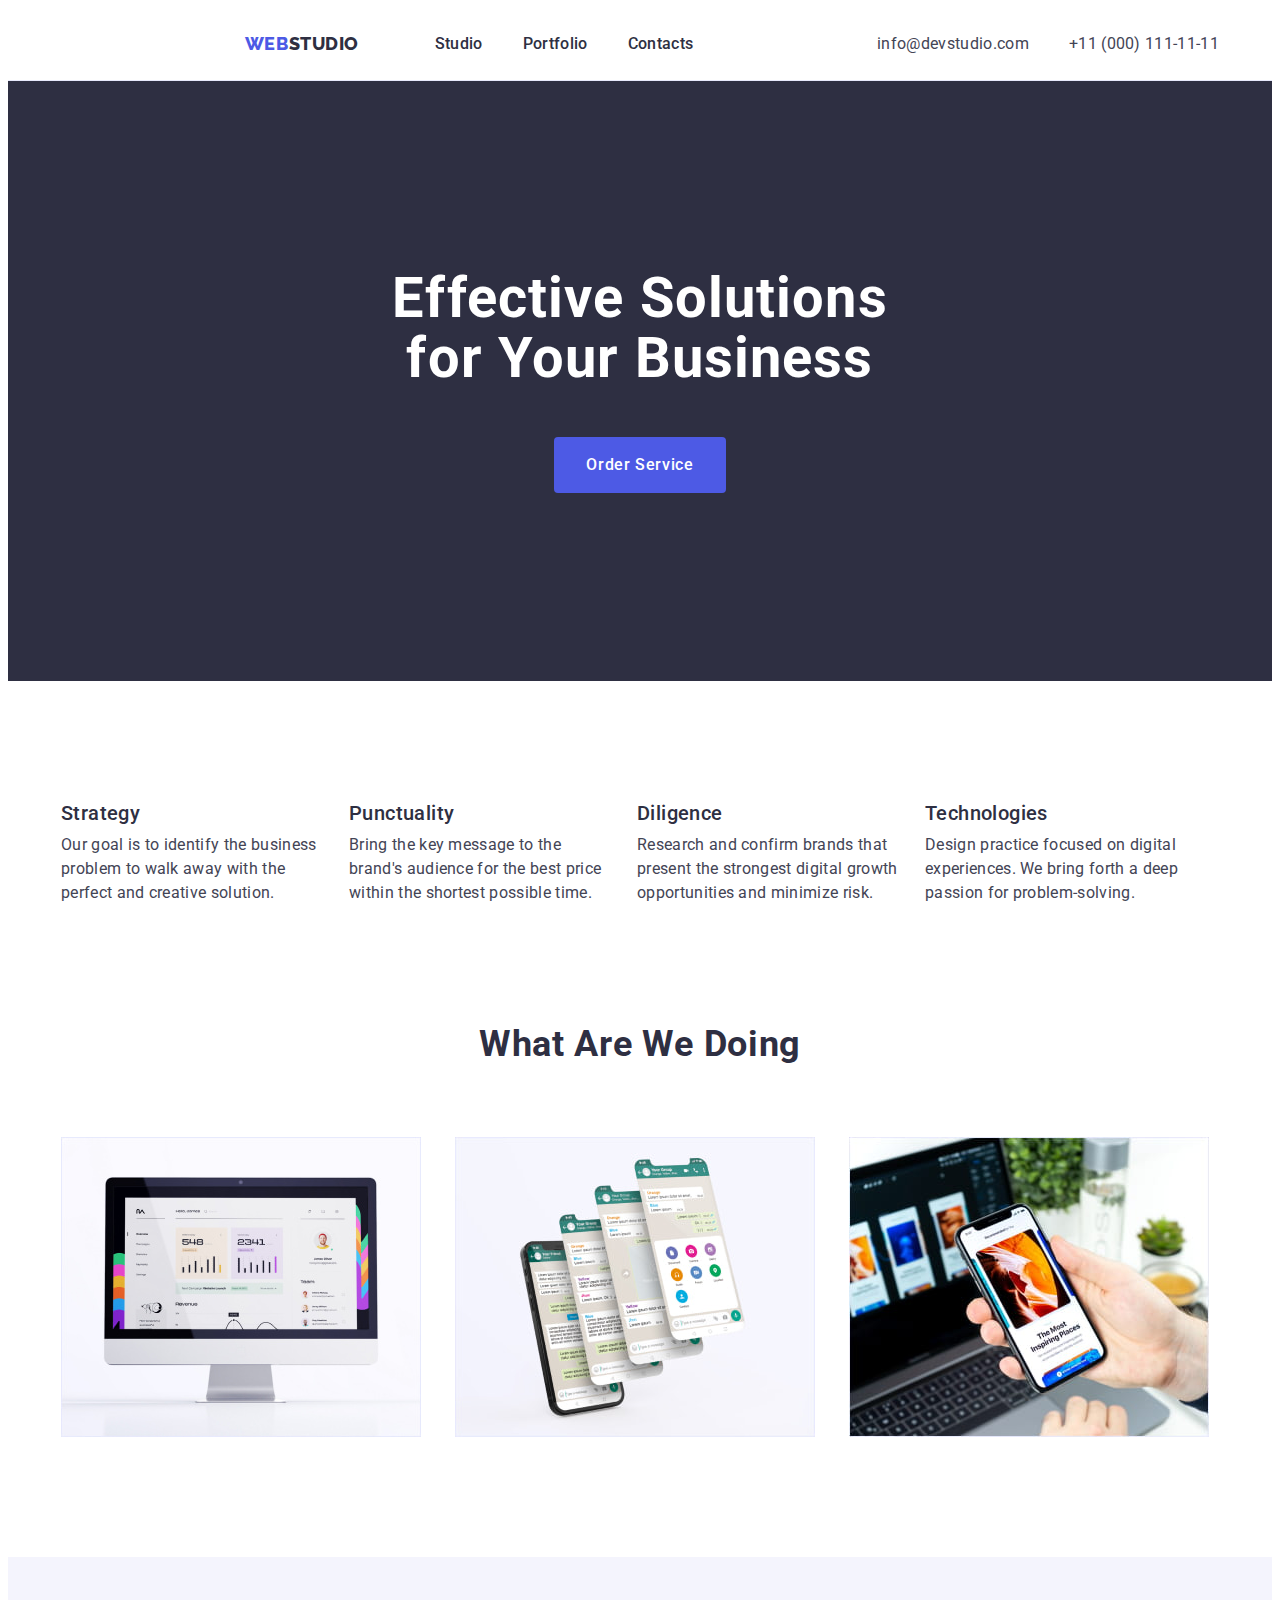
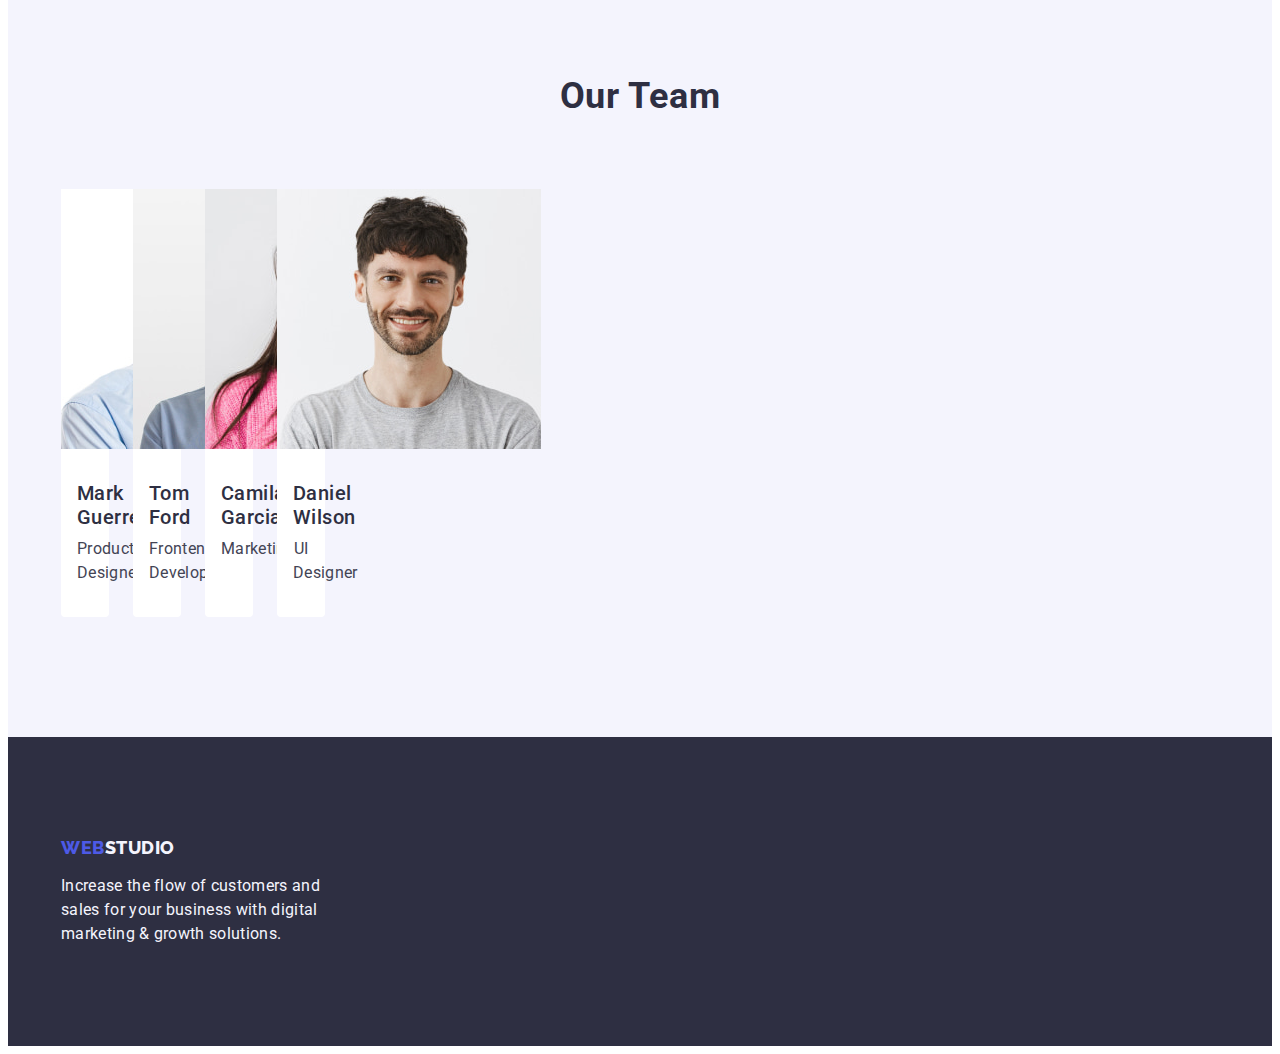
<file: index.html>
<!DOCTYPE html>
<html lang="en">
  <head>
    <meta charset="UTF-8" />
    <meta name="viewport" content="width= , initial-scale=1.0" />
    <title>Main Page</title>
    <link
      rel="stylesheet"
      href="https://cdnjs.cloudflare.com/ajax/libs/modern-normalize/2.0.0/modern-normalize.min.css"
      integrity="sha512-4xo8blKMVCiXpTaLzQSLSw3KFOVPWhm/TRtuPVc4WG6kUgjH6J03IBuG7JZPkcWMxJ5huwaBpOpnwYElP/m6wg=="
      crossorigin="anonymous"
      referrerpolicy="no-referrer"
    />
    <link rel="preconnect" href="https://fonts.googleapis.com" />
    <link rel="preconnect" href="https://fonts.gstatic.com" crossorigin />
    <link
      href="https://fonts.googleapis.com/css2?family=Raleway:wght@800&family=Roboto:wght@400;500;700;900&display=swap"
      rel="stylesheet"
    />
    <link rel="stylesheet" href="./css/styles.css" />
  </head>
  <body>
    <header class="main">
      <div class="main-container container">
        <nav class="main-nav">
          <a href="./index.html" class="main-link-logo link"
            >Web<span class="main-accent">Studio</span>
          </a>
          <ul class="main-list list">
            <li class="main-item">
              <a href="./index.html" class="main-link link">Studio</a>
            </li>
            <li class="main-item">
              <a href="./portfolio.html" class="main-link link">Portfolio</a>
            </li>
            <li class="main-item">
              <a href="" class="main-link link">Contacts</a>
            </li>
          </ul>
        </nav>
        <address class="main-contacts">
          <ul class="main-contacts-list list">
            <li class="main-contacts-item">
              <a
                href="mailto:info@devstudio.com"
                class="main-contacts-link link"
                >info@devstudio.com</a
              >
            </li>
            <li class="main-contacts-item">
              <a href="tel:+110001111111" class="main-contacts-link link"
                >+11 (000) 111-11-11</a
              >
            </li>
          </ul>
        </address>
      </div>
    </header>
    <main>
      <section class="section-one">
        <div class="section-one-container container">
          <h1 class="section-one-title">
            Effective Solutions for Your Business
          </h1>
          <button type="button" class="section-one-btn">Order Service</button>
        </div>
      </section>
      <section class="description">
        <div class="description-container container">
          <h2 class="visually-hidden">Lorem ipsum</h2>
          <ul class="description-list list">
            <li class="description-list-item">
              <h3 class="description-title">Strategy</h3>
              <p class="description-text">
                Our goal is to identify the business problem to walk away with
                the perfect and creative solution.
              </p>
            </li>
            <li class="description-list-item">
              <h3 class="description-title">Punctuality</h3>
              <p class="description-text">
                Bring the key message to the brand's audience for the best price
                within the shortest possible time.
              </p>
            </li>
            <li class="description-list-item">
              <h3 class="description-title">Diligence</h3>
              <p class="description-text">
                Research and confirm brands that present the strongest digital
                growth opportunities and minimize risk.
              </p>
            </li>
            <li class="description-list-item">
              <h3 class="description-title">Technologies</h3>
              <p class="description-text">
                Design practice focused on digital experiences. We bring forth a
                deep passion for problem-solving.
              </p>
            </li>
          </ul>
        </div>
      </section>
      <section class="doing">
        <div class="container">
          <h2 class="doing-title">What are we doing</h2>
          <ul class="doing-list list">
            <li class="doing-item">
              <img src="./images/img1.jpg" alt="computer monitor" width="360" />
            </li>
            <li class="doing-item">
              <img src="./images/img2.jpg" alt="phone" width="360" />
            </li>
            <li class="doing-item">
              <img src="./images/img3.jpg" alt="phone screen" width="360" />
            </li>
          </ul>
        </div>
      </section>
      <section class="team">
        <div class="container">
          <h2 class="team-title">Our Team</h2>
          <ul class="team-list list">
            <li class="team-item">
              <img
                src="./images/img-mg.jpg"
                alt="Mark Guerrero-Product Designer"
                width="264"
              />
              <div class="container-team">
                <h3 class="team-list-title">Mark Guerrero</h3>
                <p class="team-text">Product Designer</p>
              </div>
            </li>
            <li class="team-item">
              <img
                src="./images/img-tf.jpg"
                alt="Tom Ford-Frontend Developer"
                width="264"
              />
              <div class="container-team">
                <h3 class="team-list-title">Tom Ford</h3>
                <p class="team-text">Frontend Developer</p>
              </div>
            </li>
            <li class="team-item">
              <img
                src="./images/img-cg.jpg"
                alt="Camila Garcia-Marketing"
                width="264"
              />
              <div class="container-team">
                <h3 class="team-list-title">Camila Garcia</h3>
                <p class="team-text">Marketing</p>
              </div>
            </li>
            <li class="team-item">
              <img
                src="./images/img-dw.jpg"
                alt="Daniel Wilson-UI Designer"
                width="264"
              />
              <div class="container-team">
                <h3 class="team-list-title">Daniel Wilson</h3>
                <p class="team-text">UI Designer</p>
              </div>
            </li>
          </ul>
        </div>
      </section>
    </main>
    <footer class="footer">
      <div class="container">
        <a href="./index.html" class="footer-link-logo link"
          >Web<span class="footer-logo-accent">Studio</span></a
        >
        <p class="footer-text">
          Increase the flow of customers and sales for your business with
          digital marketing & growth solutions.
        </p>
      </div>
    </footer>
  </body>
</html>
</file>
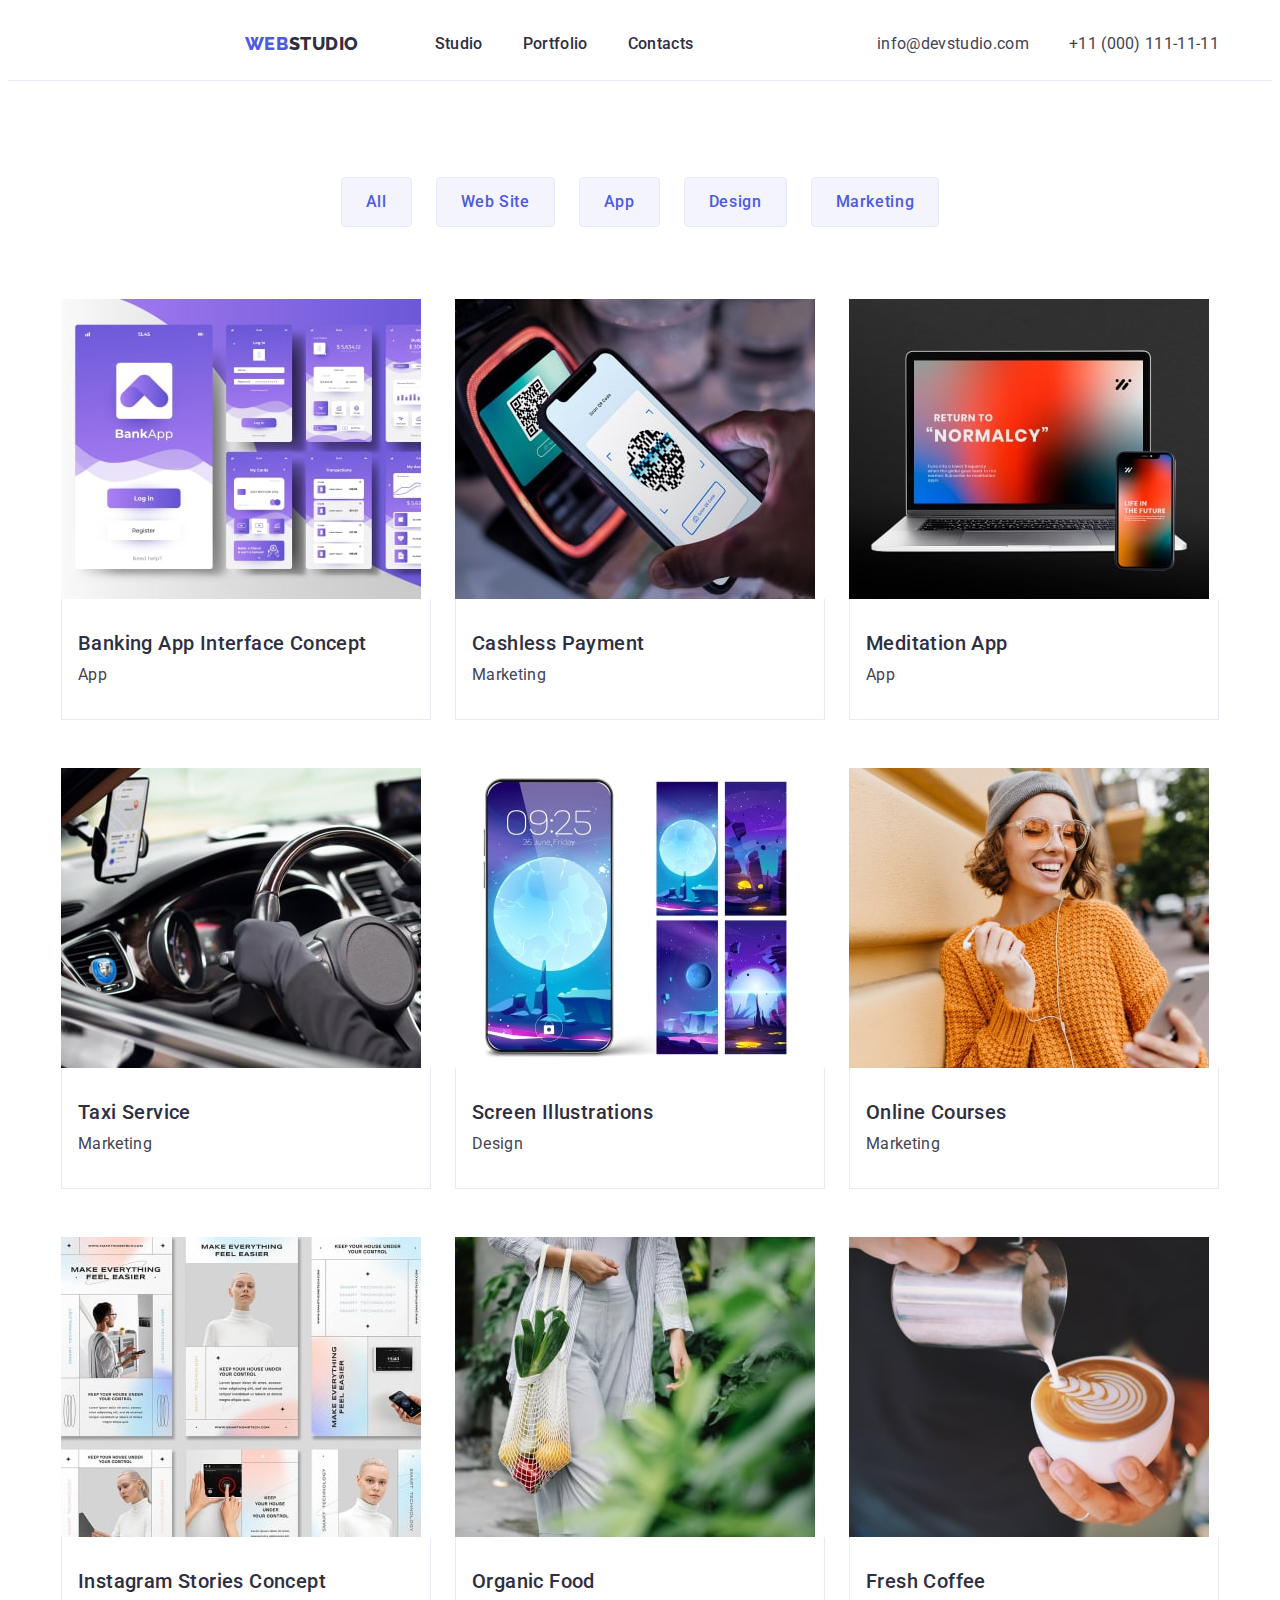
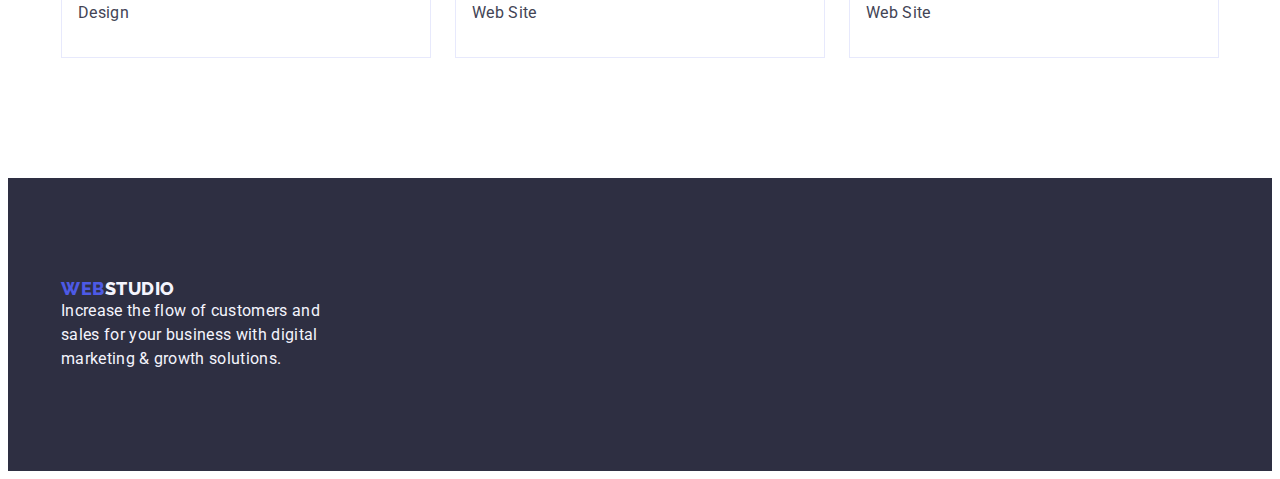
<file: portfolio.html>
<!DOCTYPE html>
<html lang="en">
  <head>
    <meta charset="UTF-8" />
    <meta name="viewport" content="width=device-width, initial-scale=1.0" />
    <title>Portfolio</title>
    <link
      rel="stylesheet"
      href="https://cdnjs.cloudflare.com/ajax/libs/modern-normalize/2.0.0/modern-normalize.min.css"
      integrity="sha512-4xo8blKMVCiXpTaLzQSLSw3KFOVPWhm/TRtuPVc4WG6kUgjH6J03IBuG7JZPkcWMxJ5huwaBpOpnwYElP/m6wg=="
      crossorigin="anonymous"
      referrerpolicy="no-referrer"
    />
    <link rel="preconnect" href="https://fonts.googleapis.com" />
    <link rel="preconnect" href="https://fonts.gstatic.com" crossorigin />
    <link
      href="https://fonts.googleapis.com/css2?family=Raleway:wght@800&family=Roboto:wght@400;500;700;900&display=swap"
      rel="stylesheet"
    />
    <link rel="stylesheet" href="./css/styles.css" />
  </head>
  <body>
    <header class="portfolio">
      <div class="portfolio-container container">
        <nav class="portfolio-nav">
          <a href="./index.html" class="portfolio-link-logo link"
            >Web<span class="portfolio-accent">Studio</span>
          </a>
          <ul class="portfolio-list list">
            <li class="portfolio-item">
              <a href="./index.html" class="portfolio-link link">Studio</a>
            </li>
            <li class="portfolio-item">
              <a href="./portfolio.html" class="portfolio-link link"
                >Portfolio</a
              >
            </li>
            <li class="portfolio-item">
              <a href="" class="portfolio-link link">Contacts</a>
            </li>
          </ul>
        </nav>
        <address class="portfolio-contacts">
          <ul class="portfolio-contacts-list list">
            <li class="portfolio-contacts-item">
              <a
                href="mailto:info@devstudio.com"
                class="portfolio-contacts-link link"
                >info@devstudio.com</a
              >
            </li>
            <li class="portfolio-contacts-item">
              <a href="tel:+110001111111" class="portfolio-contacts-link link"
                >+11 (000) 111-11-11</a
              >
            </li>
          </ul>
        </address>
      </div>
    </header>
    <main>
      <section class="menu">
        <div class="container">
          <h1 class="visually-hidden">Lorem ipsum</h1>
          <ul class="menu-list list">
            <li class="menu-item">
              <button type="button" id="all" class="menu-btn">All</button>
            </li>
            <li class="menu-item">
              <button type="button" id=">web-site" class="menu-btn">
                Web Site
              </button>
            </li>
            <li class="menu-item">
              <button type="button" id="app" class="menu-btn">App</button>
            </li>
            <li class="menu-item">
              <button type="button" id="design" class="menu-btn">Design</button>
            </li>
            <li class="menu-item">
              <button type="button" id="marketing" class="menu-btn">
                Marketing
              </button>
            </li>
          </ul>
          <ul class="gallery-list list">
            <li class="gallery-item">
              <a href="#app" class="gallery-link link">
                <img
                  src="./images/img1p.jpg"
                  alt="Banking Interface"
                  width="360"
                />
                <div class="text-container">
                  <h2 class="gallery-title">Banking App Interface Concept</h2>
                  <p class="gallery-text">App</p>
                </div>
              </a>
            </li>
            <li class="gallery-item">
              <a href="#maketing" class="gallery-link link">
                <img
                  src="./images/img2p.jpg"
                  alt="payment by phone"
                  width="360"
                />
                <div class="text-container">
                  <h2 class="gallery-title">Cashless Payment</h2>
                  <p class="gallery-text">Marketing</p>
                </div>
              </a>
            </li>
            <li class="gallery-item">
              <a href="#app" class="gallery-link link">
                <img
                  src="./images/img3p.jpg"
                  alt="laptop and phone"
                  width="360"
                />
                <div class="text-container">
                  <h2 class="gallery-title">Meditation App</h2>
                  <p class="gallery-text">App</p>
                </div>
              </a>
            </li>
            <li class="gallery-item">
              <a href="#matketing" class="gallery-link link">
                <img src="./images/img4p.jpg" alt="taxi salon" width="360" />
                <div class="text-container">
                  <h2 class="gallery-title">Taxi Service</h2>
                  <p class="gallery-text">Marketing</p>
                </div>
              </a>
            </li>
            <li class="gallery-item">
              <a href="#desing" class="gallery-link link">
                <img src="./images/img5p.jpg" alt="phone screen" width="360" />
                <div class="text-container">
                  <h2 class="gallery-title">Screen Illustrations</h2>
                  <p class="gallery-text">Design</p>
                </div>
              </a>
            </li>
            <li class="gallery-item">
              <a href="#marketing" class="gallery-link link">
                <img
                  src="./images/img6p.jpg"
                  alt="a girl in a yellow sweater"
                  width="360"
                />
                <div class="text-container">
                  <h2 class="gallery-title">Online Courses</h2>
                  <p class="gallery-text">Marketing</p>
                </div>
              </a>
            </li>
            <li class="gallery-item">
              <a href="design" class="gallery-link link">
                <img
                  src="./images/img7p.jpg"
                  alt="photo from Instagram"
                  width="360"
                />
                <div class="text-container">
                  <h2 class="gallery-title">Instagram Stories Concept</h2>
                  <div></div>
                  <p class="gallery-text">Design</p>
                </div>
              </a>
            </li>
            <li class="gallery-item">
              <a href="#web-site" class="gallery-link link">
                <img
                  src="./images/img8p.jpg"
                  alt="fruit in a bag"
                  width="360"
                />
                <div class="text-container">
                  <h2 class="gallery-title">Organic Food</h2>
                  <p class="gallery-text">Web Site</p>
                </div>
              </a>
            </li>
            <li class="gallery-item">
              <a href="#web-site" class="gallery-link link">
                <img
                  src="./images/img9p.jpg"
                  alt="coffee with milk"
                  width="360"
                />
                <div class="text-container">
                  <h2 class="gallery-title">Fresh Coffee</h2>
                  <p class="gallery-text">Web Site</p>
                </div>
              </a>
            </li>
          </ul>
        </div>
      </section>
    </main>
    <footer class="footer-pf">
      <div class="container">
        <a href="./index.html" class="pf-link-logo link"
          >Web<span class="pf-logo-accent">Studio</span></a
        >
        <p class="pf-text">
          Increase the flow of customers and sales for your business with
          digital marketing & growth solutions.
        </p>
      </div>
    </footer>
  </body>
</html>
</file>
<file: css/styles.css>
:root{
    --cornflower:#E7E9FC;
    --iris:#4D5AE5;
    --navy-blue:#2E2F42;
    --slate:#434455;
    --white:#FFFFFF;
    --ocean:#404BBF;
    --cloud:#F4F4FD;
}
body{
    font-family: Roboto, sans-serif;
    color: #434455;
    background-color:var(--white);
}

h1,h2,h3,h4,h5,h6,p{
    margin-top: 0;
    margin-bottom: 0;
}

ul{
    margin-top: 0;
    margin-bottom: 0;
    padding-left: 0;
}

img{
    display: block;
}

.container{
    width: 100%;
    width: 1158px;
padding-right: 15px;
padding-left: 15px;
margin: auto;
}

.link {
    text-decoration: none;
}

.list {
    list-style: none;
}

.visually-hidden {
    position: absolute;
    width: 1px;
    height: 1px;
    margin: -1px;
    border: 0;
    padding: 0;
    white-space: nowrap;
    clip-path: inset(100%);
    clip: rect(0 0 0 0);
    overflow: hidden;
}

/*-------------------------------------main page--------------------------------------*/

/*-----header-----*/
.main{
    display: flex;
    border-bottom: 1px solid var(--cornflower);
}

.main-container{
    display: flex;
    align-items: center;
}

.main-nav{
    display: flex;
    align-items: center;
    flex-grow: 1;
    justify-content: center;
}
.main-item{
    padding: 24px 0;
}
.main-link-logo {
    color: var(--iris);
        font-family: Raleway, sans-serif;
        font-style: normal;
        font-size: 18px;
        font-weight: 800;
        line-height: 1.17;
        letter-spacing: 0.03em;
        text-transform: uppercase;
        margin-right: 76px;
}

.main-accent {
    color: var(--navy-blue);
}

.main-list{
    display: flex;
    gap: 40px;
}

.main-link {
    color: var(--navy-blue);
    font-size: 16px;
        font-weight: 500;
        line-height: 1.5;
        letter-spacing: 0.02em;
        padding: 24px 0;
}

.main-link:hover,
.main-link:focus,
.main-link:active{
    color: var(--ocean);
}

.main-contacts {
    font-style: normal;
}

.main-contacts-list{
    display: flex;
    gap: 40px;
    margin-left: auto;

}
.main-contacts-link{
    color: var(--slate);
    font-size: 16px;
        font-weight: 400;
        line-height: 1.5;
        letter-spacing: 0.02em;
}
.main-contacts-link:hover,
.main-contacts-link:focus {
    color: var(--ocean);
}



/*-----section1-----*/

.section-one {
    background-color:var(--navy-blue);
    padding: 188px 0;
}

.section-one-container{
}

.section-one-title {
    color: var(--white);
    text-align: center;
        font-size: 56px;
        font-weight: 700;
        line-height:1.07;
        letter-spacing: 0.02em;
        max-width: 496px;
        margin: 0 auto;
        margin-bottom: 48px;
}

.section-one-btn {
    color: var(--white);
    background-color:var(--iris);
    font-size: 16px;
        font-weight: 500;
        line-height: 1.5;
        letter-spacing: 0.04em;
        cursor: pointer;
        font-family: inherit;
        display: block;
        margin: 0 auto;
        min-width: 169px;
        padding: 16px 32px;
        border: none;
        border-radius: 4px;
}
.section-one-btn:hover,
.section-one-btn:focus{
background-color: var(--ocean);
}

/*-----section2-----*/

.description{
    padding: 120px 0;

}

.description-list{
    display: flex;
    gap: 24px;
}

.description-list-item{
    max-width: 264px;
}

.description-title {
    color: var(--navy-blue);
    font-size: 20px;;
        font-weight: 500;
        line-height: 1.2;
        letter-spacing: 0.02em;
        margin-bottom: 8px;
}

.description-text {
    color: var(--slate);
    font-size: 16px;
        font-weight: 400;
        line-height: 1.5;
        letter-spacing: 0.02em;
}

/*-----section3-----*/
.doing{
    padding-bottom: 120px;
}
.doing-list{
    display: flex;
gap: 24px;
}
.doing-item{
width: calc((100% - 48px) / 3);
}
.doing-title {
    color: var(--navy-blue);
    text-align: center;
    font-size: 36px;
        font-weight: 700;
        line-height: 1.11;
        letter-spacing: 0.02em;
        text-transform: capitalize;
        margin: 0 auto;
        margin-bottom: 72px;
        min-width: 323px;
}

/*-----section4-----*/
.team {
    background-color: #F4F4FD;
    padding: 120px 0;
}
.team-list{
display: flex;
max-width: 264px;
gap: 24px;
}

.team-item{
width: calc((100% - 72px) / 4);
}

.team-title {
color: var(--navy-blue);
text-align: center;
    font-size: 36px;;
    font-weight: 700;
    line-height: 1.11;
    letter-spacing: 0.02em;
    text-transform: capitalize;
    margin: 0 auto;
    margin-bottom: 72px;
}

.team-item{
    background-color: #FFFFFF;
    border-radius: 0px 0px 4px 4px;
}

.container-team{
    padding: 32px 16px;
}

.team-list-title{
    color: var(--navy-blue);
    text-align: center;
    font-size: 20px;
    font-weight: 500;
    line-height: 24px;
    letter-spacing: 0.4px;
    margin-bottom: 8px;
    text-align:center;
}

.team-text{
    text-align: center;
        font-size: 16px;
        font-weight: 400;
        line-height: 1.5;
        letter-spacing: 0.02em;
        text-align: center;
}

/*-----footer-----*/
.footer {
    background-color: var(--navy-blue);
    padding: 100px 0;
}

.footer-link-logo{
    color: var(--iris);
    justify-content: center;
    font-family: Raleway, sans-serif;
        font-size: 18px;
        font-weight: 800;
        line-height: 1.17;
        letter-spacing: 0.03em;
        text-transform: uppercase;
        display: inline-block;
        margin-bottom: 16px;
}

.footer-logo-accent{
    color: var(--cloud);   
}

.footer-text {
    color: var(--cloud);
    font-size: 16px;
    font-weight: 400;
        line-height: 1.5;
        letter-spacing: 0.02em;
        max-width: 264px;
    }

/*----------------------------------Portfolio-----------------------------------*/

/*-----Header-----*/

.portfolio{
    display: flex;
    border-bottom: 1px solid var(--cornflower);
}

.portfolio-container{
    display: flex;
    align-items: center;
}
.portfolio-nav{
    display: flex;
    align-items: center;
    flex-grow: 1;
    justify-content: center;
}

.portfolio-list{

}
.portfolio-link-logo {
    color: var(--iris);
        font-family: Raleway, sans-serif;
        font-style: normal;
        font-size: 18px;
        font-weight: 800;
        line-height: 1.17;
        letter-spacing: 0.03em;
        text-transform: uppercase;
        margin-right: 76px;
}

.portfolio-accent {
    color: var(--navy-blue);
}

.portfolio-list{
    display: flex;
    gap: 40px;
}

.portfolio-item{
    padding: 24px 0;
}
.portfolio-link {
    color: var(--navy-blue);
        font-size: 16px;
        font-weight: 500;
        line-height: 1.5;
        letter-spacing: 0.02em;
}

.portfolio-link:hover,
.portfolio-link:focus,
.portfolio-link:active {
    color: var(--ocean);
}

.portfolio-contacts {
    font-style: normal;
}

.portfolio-contacts-list{
    display: flex;
    gap: 40px;
    margin-left: auto;
}

.portfolio-contacts-link {
    color: var(--slate);
        font-size: 16px;
        font-weight: 400;
        line-height: 1.5;
        letter-spacing: 0.02em;
}

.portfolio-contacts-link:hover,
.portfolio-contacts-link:focus {
    color: var(--ocean);
}

/*-----Section-----*/
.menu {
    padding-top: 96px;
    padding-bottom: 120px;
}

.menu-list {
    display: flex;
    justify-content: center;
    gap: 24px;
    margin-bottom: 72px;
}

.menu-item{

}

.menu-btn {
    background-color: var(--cloud);
    color: var(--iris);
    text-align: center;
        font-size: 16px;
        font-family: inherit;
        font-style: normal;
        font-weight: 500;
        line-height: 1.5;
        letter-spacing: 0.04em;
        cursor: pointer;
        display: flex;
        border: 1px solid var(--cornflower);
        border-radius: 4px;
        padding: 12px 24px;
}
.menu-btn:hover,
.menu-btn:focus{
    background-color: var(--ocean);
    color: var(--white);
    border: 1px solid transparent;
}

.gallery-list{
    display: flex;
    flex-wrap: wrap;
    gap: 24px;
    row-gap: 48px;
}
.gallery-item{
    width: calc((100% - 48px) / 3);
}

.text-container{
    padding: 32px 16px;
    border-right: 1px solid var(--cornflower);
    border-bottom:1px solid var(--cornflower);
    border-left: 1px solid var(--cornflower);
}

.gallery-title {
    color: var(--navy-blue);
    font-size: 20px;
    font-weight: 500;
    line-height: 1.2;
    letter-spacing: 0.02em;
    margin-bottom: 8px;
}

.gallery-text {
    color: var(--slate);
    font-size: 16px;
        font-weight: 400;
        line-height: 1.5;
        letter-spacing: 0.02em;
}

/*--------------------------------Footer-------------------------*/
.footer-pf {
    background-color: var(--navy-blue);
    padding: 100px 0;
}

.pf-link-logo {
    color: var(--iris);
        justify-content: center;
        font-family: Raleway, sans-serif;
        font-size: 18px;
        font-weight: 800;
        line-height: 1.17;
        letter-spacing: 0.03em;
        text-transform: uppercase;
        display: inline-block;
}

.pf-logo-accent {
    color: var(--cloud);
}

.pf-text {
    color: var(--cloud);
    font-size: 16px;
    font-weight: 400;
    line-height: 1.5;
    letter-spacing: 0.02em;
    max-width: 264px;
}
</file>
